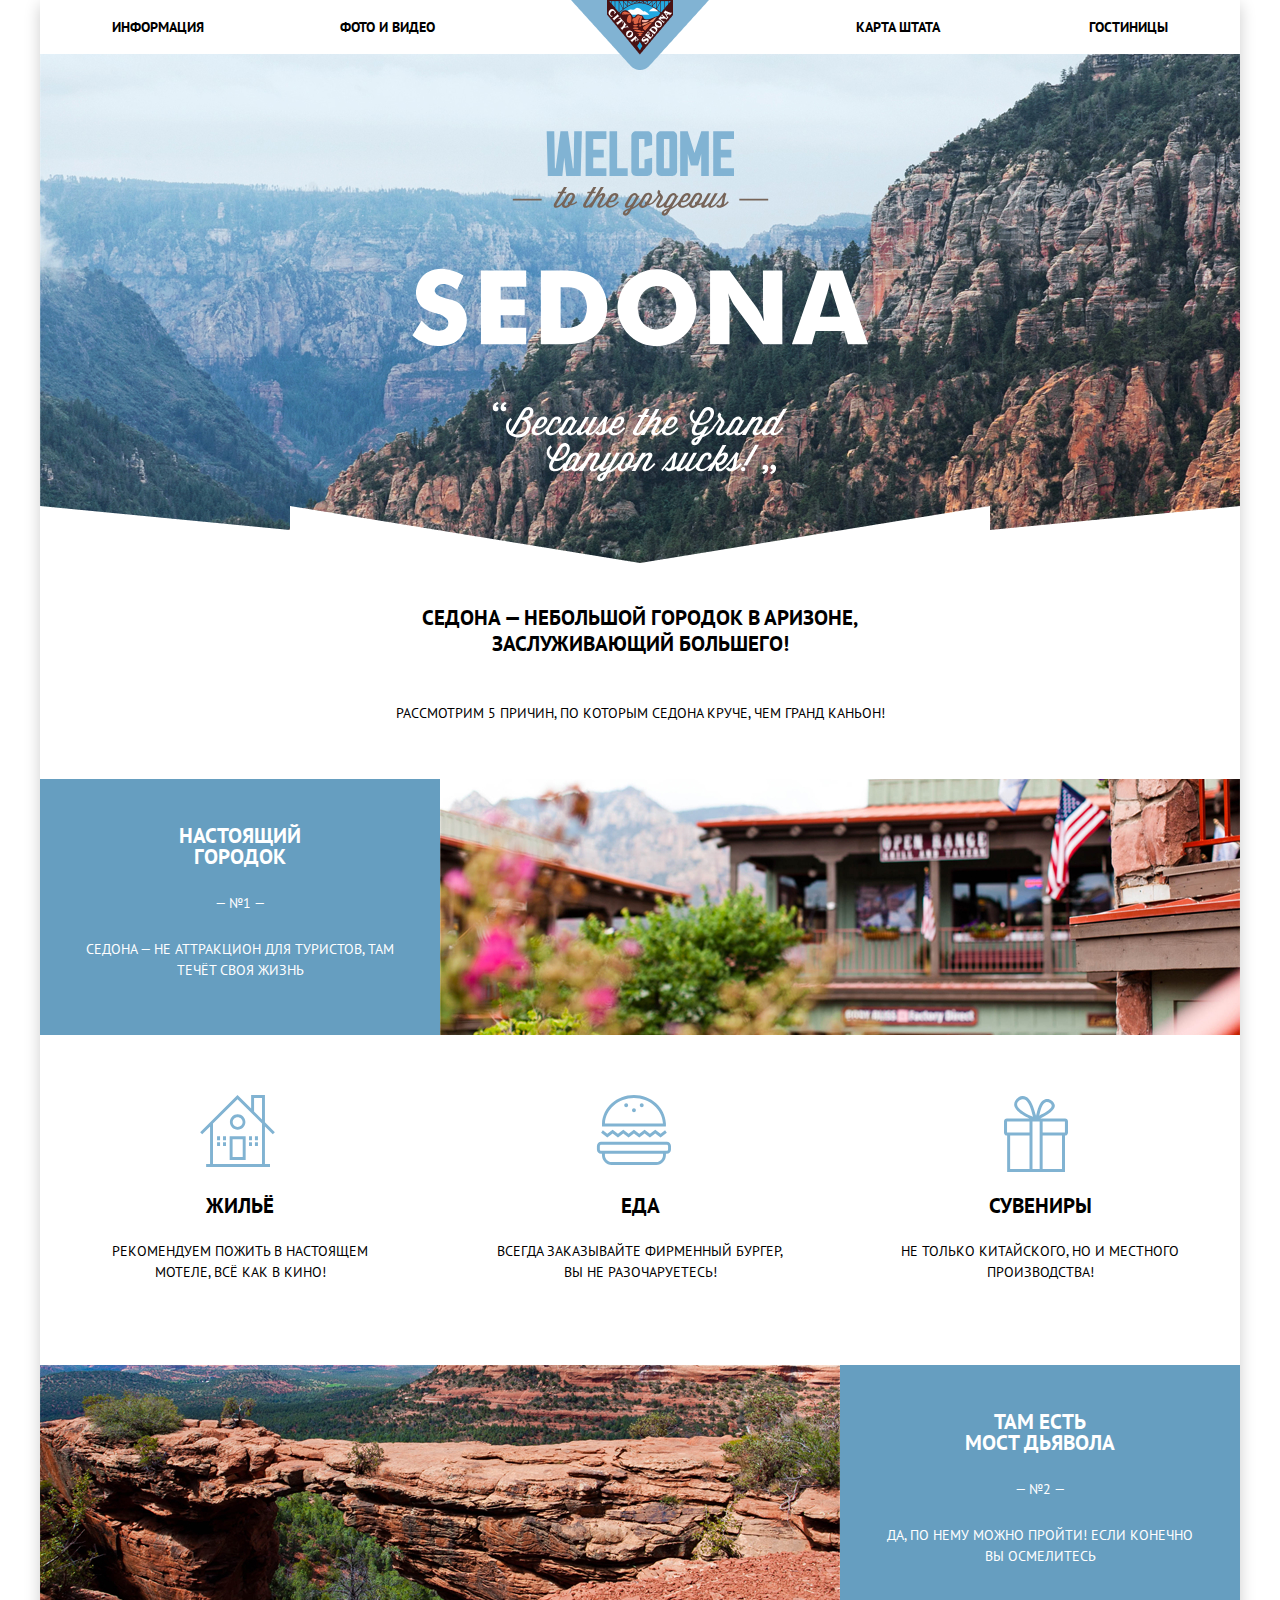
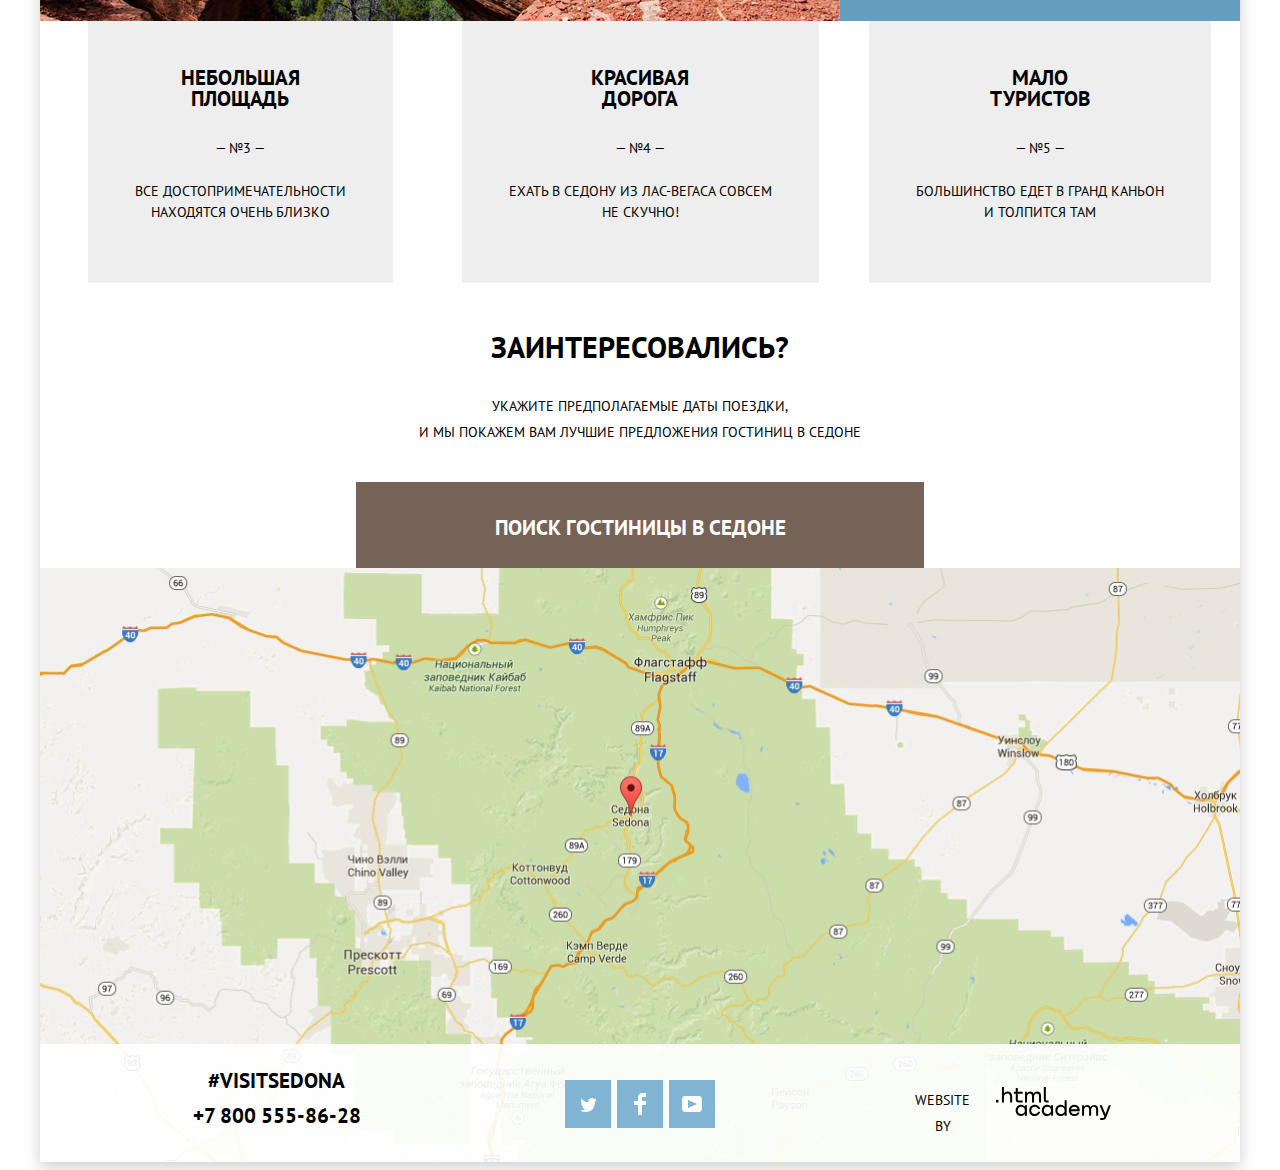
<file: index.html>
<!DOCTYPE html>
<html class="page" lang="ru">

<head>
  <meta charset="utf-8">
  <title>HTML Academy: Седона</title>
  <link rel="stylesheet" href="https://fonts.googleapis.com/css2?family=PT+Sans:wght@400;700&display=swap">
  <link href="css/normalize.css" rel="stylesheet">
  <link href="css/style.min.css" rel="stylesheet">
  <link rel="icon" href="favicon.ico">
</head>

<body class="page-body">
  <div class="wrapper">
    <header class="main-header">
      <div class="container">
        <nav class="main-navigation">
          <ul class="main-navigation-list">
            <li class="main-nav-item"><a href="#">Информация</a></li>
            <li class="main-nav-item"><a href="#">Фото и видео</a></li>
            <li class="main-nav-item"><a href="#">Карта штата</a></li>
            <li class="main-nav-item"><a href="catalog.html">Гостиницы</a></li>
          </ul>
          <a class="main-header-logo">
            <img src="img/logo.png" width="138" height="70" alt="Логотип сайта Седона">
          </a>
        </nav>
      </div>
    </header>
    <main class="container main">
      <h1 class="visually-hidden">Сайт города Седона</h1>
      <div class="bg-photo">
        <img src="img/bg-photo/welcome.svg" width="457" height="351"
          alt="Добро пожаловать в Седону, потому что Гранд Каньон - отстой!">
      </div>
      <section class="features">
        <h2 class="visually-hidden">Преимущества города Седона</h2>
        <div class="features-lead">
          <p class="features-intro">Седона — небольшой городок в Аризоне,<br>заслуживающий большего!</p>
          <p>Рассмотрим 5 причин, по которым Седона круче, чем гранд каньон!</p>
        </div>
        <ul class="features-list">
          <li class="features-item">
            <div class="features-content">
              <div class="features-description">
                <h3>Настоящий<br>городок</h3>
                <p>— №1 —</p>
                <p class="features-city">Седона — не аттракцион для туристов, там<br>
                  течёт своя жизнь</p>
              </div>
              <img src="img/hotelview.jpg" width="800" height="256" alt="Вид гостиницы в Седоне">
            </div>
            <ul class="promo-list">
              <li class="promo-item house">
                <h3 class="promo-title">Жильё</h3>
                <p>Рекомендуем пожить в настоящем<br> мотеле, всё как в кино!</p>
              </li>
              <li class="promo-item food">
                <h3 class="promo-title">Еда</h3>
                <p>Всегда заказывайте фирменный бургер,<br> вы не разочаруетесь!</p>
              </li>
              <li class="promo-item souvenirs">
                <h3 class="promo-title">Сувениры</h3>
                <p>Не только китайского, но и местного<br>производства!</p>
              </li>
            </ul>
          </li>
          <li class="features-item">
            <div class="features-content">
              <div class="features-description">
                <h3>Там есть<br>Мост дьявола</h3>
                <p>— №2 —</p>
                <p class="features-bridge">Да, по нему можно пройти! Если конечно<br>вы осмелитесь</p>
              </div>
              <img src="img/bridgeofdevil.jpg" width="800" height="256" alt="Вид на Мост дьявола">
            </div>
          </li>
          <li class="features-item">
            <div class="features-item-more">
              <h3>небольшая<br>площадь</h3>
              <p class="features-item-number">— №3 —</p>
              <p class="features-item-opinion">все достопримечательности<br>находятся очень близко</p>
            </div>
          </li>
          <li class="features-item">
            <div class="features-item-more">
              <h3>красивая<br>дорога</h3>
              <p class="features-item-number">— №4 —</p>
              <p class="features-item-opinion">ехать в седону из лас-вегаса совсем<br>не скучно!</p>
            </div>
          </li>
          <li class="features-item">
            <div class="features-item-more">
              <h3>мало<br>туристов</h3>
              <p class="features-item-number">— №5 —</p>
              <p class="features-item-opinion">большинство едет в гранд каньон<br>и толпится там</p>
            </div>
          </li>
        </ul>
      </section>
      <section class="search-of-hotel">
        <h2 class="search-title">Заинтересовались?</h2>
        <p class="search-request">Укажите предполагаемые даты поездки,<br>
          и мы покажем вам лучшие предложения гостиниц в седоне</p>
        <button class="button search-button1" type="button">ПОИСК ГОСТИНИЦЫ В седоне</button>
      </section>
      <section class="booking popup-show">
        <h2 class="visually-hidden">Форма поиска гостиницы</h2>
        <form class="booking-hotel" action="https://echo.htmlacademy.ru" method="POST">
          <div class="booking-fields-group check-in-date">
            <label class="booking-date" for="date-in">Дата заезда:</label>
            <input class="date-field check-in-date" id="date-in" type="text" name="date-in" value="24 апреля 2017">
            <button class="calendar" type="button">
              <svg width="21" height="23" fill="none" xmlns="http://www.w3.org/2000/svg">
                <path fill-rule="evenodd" clip-rule="evenodd"
                  d="M16.406 3.025h2.845c.966 0 1.749.822 1.749 1.837v16.302C21 22.179 20.217 23 19.251 23H1.75C.784 23 0 22.179 0 21.164V4.862c0-1.015.784-1.837 1.75-1.837h2.843V1.648c0-.381.294-.689.657-.689.362 0 .656.308.656.689v1.377h3.938V1.648c0-.381.294-.689.657-.689.361 0 .655.308.655.689v1.377h3.938V1.648c0-.381.293-.689.656-.689.362 0 .656.308.656.689v1.377zm3.159 18.459a.448.448 0 00.123-.32h.001V4.862a.449.449 0 00-.437-.459h-2.845v1.378c0 .381-.294.689-.656.689-.363 0-.656-.308-.656-.689V4.403h-3.938v1.378c0 .381-.294.689-.655.689-.363 0-.657-.308-.657-.689V4.403H5.907v1.378c0 .381-.294.689-.656.689-.363 0-.657-.308-.657-.689V4.403H1.75a.45.45 0 00-.438.459v16.302a.45.45 0 00.438.459h17.501a.448.448 0 00.314-.139z"
                  fill="currentColor"/>
                <path fill-rule="evenodd" clip-rule="evenodd"
                  d="M4.594 9.225h2.625v2.066H4.594V9.225zm0 3.443h2.625v2.067H4.594v-2.067zm2.625 3.444H4.594v2.066h2.625v-2.066zm1.969 0h2.625v2.066H9.188v-2.066zm2.625-3.444H9.188v2.067h2.625v-2.067zM9.188 9.225h2.625v2.066H9.188V9.225zm7.218 6.887h-2.625v2.066h2.625v-2.066zm-2.625-3.444h2.625v2.067h-2.625v-2.067zm2.625-3.443h-2.625v2.066h2.625V9.225z"
                  fill="currentColor" />
              </svg>
            </button>
          </div>
          <div class="booking-fields-group check-out-date">
            <label class="booking-date" for="date-out">Дата выезда:</label>
            <input class="date-field check-out-date" id="date-out" type="text" name="date-out" value="4 июля 2017">
            <button class="calendar" type="button">
              <svg width="21" height="23" fill="none" xmlns="http://www.w3.org/2000/svg">
                <path fill-rule="evenodd" clip-rule="evenodd"
                  d="M16.406 3.025h2.845c.966 0 1.749.822 1.749 1.837v16.302C21 22.179 20.217 23 19.251 23H1.75C.784 23 0 22.179 0 21.164V4.862c0-1.015.784-1.837 1.75-1.837h2.843V1.648c0-.381.294-.689.657-.689.362 0 .656.308.656.689v1.377h3.938V1.648c0-.381.294-.689.657-.689.361 0 .655.308.655.689v1.377h3.938V1.648c0-.381.293-.689.656-.689.362 0 .656.308.656.689v1.377zm3.159 18.459a.448.448 0 00.123-.32h.001V4.862a.449.449 0 00-.437-.459h-2.845v1.378c0 .381-.294.689-.656.689-.363 0-.656-.308-.656-.689V4.403h-3.938v1.378c0 .381-.294.689-.655.689-.363 0-.657-.308-.657-.689V4.403H5.907v1.378c0 .381-.294.689-.656.689-.363 0-.657-.308-.657-.689V4.403H1.75a.45.45 0 00-.438.459v16.302a.45.45 0 00.438.459h17.501a.448.448 0 00.314-.139z"
                  fill="currentColor" />
                <path fill-rule="evenodd" clip-rule="evenodd"
                  d="M4.594 9.225h2.625v2.066H4.594V9.225zm0 3.443h2.625v2.067H4.594v-2.067zm2.625 3.444H4.594v2.066h2.625v-2.066zm1.969 0h2.625v2.066H9.188v-2.066zm2.625-3.444H9.188v2.067h2.625v-2.067zM9.188 9.225h2.625v2.066H9.188V9.225zm7.218 6.887h-2.625v2.066h2.625v-2.066zm-2.625-3.444h2.625v2.067h-2.625v-2.067zm2.625-3.443h-2.625v2.066h2.625V9.225z"
                  fill="currentColor" />
              </svg>
            </button>
          </div>
          <div class="booking-fields-group">
            <label class="booking-date" for="adults">Взрослые:</label>
            <div class="booking-quantity">
              <button class="button-min minus-adults" type="button">
                <svg width="12" height="3" fill="none" xmlns="http://www.w3.org/2000/svg">
                  <path fill="currentColor" d="M0 0h12v3H0z" />
                </svg>
                <span class="visually-hidden">Уменьшить количество персон</span>
              </button>
              <input class="quantity-of-persons" id="adults" type="text" name="adults" value="2">
              <button class="button-plus plus-adults" type="button">
                <svg width="11" height="11" fill="none" xmlns="http://www.w3.org/2000/svg">
                  <path fill-rule="evenodd" clip-rule="evenodd"
                    d="M4.23 6.77V11h2.54V6.77H11V4.23H6.77V0H4.23v4.23H0v2.54h4.23z" fill="currentColor" />
                </svg>
                <span class="visually-hidden">Увеличить количество персон</span>
              </button>
            </div>
          </div>
          <div class="booking-fields-group">
            <label class="booking-date kids" for="kids">Дети:</label>
            <div class="booking-quantity">
              <button class="button-min minus-kids" type="button">
                <svg width="12" height="3" fill="none" xmlns="http://www.w3.org/2000/svg">
                  <path fill="currentColor" d="M0 0h12v3H0z" />
                </svg>
                <span class="visually-hidden">Уменьшить количество персон</span>
              </button>
              <input class="quantity-of-persons" id="kids" type="text" name="kids" value="0">
              <button class="button-plus plus-kids" type="button">
                <svg width="11" height="11" fill="none" xmlns="http://www.w3.org/2000/svg">
                  <path fill-rule="evenodd" clip-rule="evenodd"
                    d="M4.23 6.77V11h2.54V6.77H11V4.23H6.77V0H4.23v4.23H0v2.54h4.23z" fill="currentColor" />
                </svg>
                <span class="visually-hidden">Увеличить количество персон</span>
              </button>
            </div>
          </div>
          <button class="button search-button2" type="submit">Найти</button>
        </form>
      </section>
      <section class="map">
        <h2 class="visually-hidden">Как нас найти</h2>
        <iframe class="map-img"
          src="https://www.google.com/maps/embed?pb=!1m18!1m12!1m3!1d249200.86904324414!2d-111.92564442313366!3d34.849898988157626!2m3!1f0!2f0!3f0!3m2!1i1024!2i768!4f13.1!3m3!1m2!1s0x872da6cb622ec7bf%3A0x54a7abe72faf1c03!2z0KHQtdC00L7QvdCwLCDQkNGA0LjQt9C-0L3QsCA4NjMzNiwg0KHQqNCQ!5e0!3m2!1sru!2sru!4v1625855793076!5m2!1sru!2sru"
          width="1199" height="594" style="border:0;" allowfullscreen="" loading="lazy" tabindex="-1"
          title="Карта штата"></iframe>
      </section>
    </main>
    <footer class="main-footer">
      <div class="container">
        <h2 class="visually-hidden">Контакты и социальные сети</h2>
        <div class="footer-links">
          <a href="#">#visitSEDONA</a>
          <a class="footer-phone" href="tel:+78005558628">+7 800 555-86-28</a>
        </div>
        <div class="footer-socials">
          <ul class="social-button-list">
            <li>
              <a class="social-button" href="#"><span class="visually-hidden">Twitter</span>
                <img src="img/socials/twitter.svg" width="17" height="15" alt="Иконка Twitter">
              </a>
            </li>
            <li>
              <a class="social-button" href="#"><span class="visually-hidden">Facebook</span>
                <img src="img/socials/fb.svg" width="12" height="22" alt="Иконка Facebook">
              </a>
            </li>
            <li>
              <a class="social-button" href="#"><span class="visually-hidden">Youtube</span>
                <img src="img/socials/youtube.svg" width="20" height="16" alt="Иконка Youtube">
              </a>
            </li>
          </ul>
        </div>
        <p class="footer-copyright">
          <span>Website by</span>
          <a class="logo-htmlacademy" href="https://htmlacademy.ru">
            <svg width="115" height="33" viewBox="0 0 115 33" fill="none" xmlns="http://www.w3.org/2000/svg">
              <path d="M0 12.8691V15.4429H2.45789V12.8691H0Z" fill="currentColor"/>
              <path d="M11.6466 4.52562C10.0864 4.52562 8.8254 5.23341 8.03461 6.26294H7.94911V0H5.9187V15.4429H7.94911V10.1451C7.94911 8.02172 9.27424 6.49888 11.2192 6.49888C13.0573 6.49888 14.1259 7.87158 14.1259 9.71614V15.4429H16.1563V9.35153C16.1563 6.41308 14.3396 4.52562 11.6466 4.52562Z" fill="currentColor"/>
              <path d="M26.6171 4.82696H21.8082V1.07349H19.7778V4.82696H17.8542V6.80022H19.7778V12.7843C19.7778 14.5002 20.7396 15.4439 22.4708 15.4439H26.6171V13.4492H22.8769C22.193 13.4492 21.8082 13.0632 21.8082 12.3983V6.80022H26.6171V4.82696Z" fill="currentColor"/>
              <path d="M41.1216 4.54712C39.4971 4.54712 38.2577 5.34071 37.5737 6.60618H37.5096C36.8897 5.36217 35.7356 4.54712 34.1541 4.54712C32.7434 4.54712 31.6747 5.29781 31.0336 6.3488H30.948V4.82596H29.0032V15.4429H31.0336V9.99504C31.0336 8.00032 32.0807 6.54184 33.6625 6.49894C35.1584 6.45604 36.0348 7.52847 36.0348 9.13708V15.4429H38.0653V9.82343C38.0653 7.44266 39.4759 6.49894 40.6941 6.49894C42.1689 6.49894 43.0452 7.52847 43.0452 9.13708V15.4429H45.0754V8.92261C45.0754 6.3488 43.6222 4.54712 41.1216 4.54712Z" fill="currentColor"/>
              <path d="M47.8271 12.6975C47.8271 14.4348 48.8103 15.4429 50.6269 15.4429H52.6359V13.4696H50.9261C50.2422 13.4696 49.8574 13.0835 49.8574 12.4186V0H47.8271V12.6975Z" fill="currentColor"/>
              <path d="M28.9048 19.6888H28.8192C28.027 18.6227 26.7425 17.8764 25.0295 17.8551C21.882 17.8124 19.6338 20.1365 19.6338 23.4202C19.6338 26.7252 21.9248 29.0494 25.008 29.0068C26.7637 28.9853 28.027 28.1965 28.8192 27.0663H28.9048V28.7081H30.9177V18.1536H28.9048V19.6888ZM25.3077 27.0451C23.081 27.0451 21.6679 25.4245 21.6679 23.4202C21.6679 21.4159 23.081 19.7954 25.3077 19.7954C27.4703 19.7954 28.8836 21.4159 28.8836 23.4202C28.8836 25.4033 27.4703 27.0451 25.3077 27.0451Z" fill="currentColor"/>
              <path d="M44.2094 21.9915C43.7168 19.6034 41.5972 17.855 38.8138 17.855C35.4523 17.855 33.2041 20.307 33.2041 23.4201C33.2041 26.5331 35.4523 29.0067 38.8138 29.0067C41.5972 29.0067 43.7168 27.2155 44.2094 24.8061H42.0897C41.6615 26.1494 40.3982 27.0662 38.8352 27.0662C36.6512 27.0662 35.2379 25.4244 35.2379 23.4201C35.2379 21.4158 36.6512 19.7953 38.8352 19.7953C40.4624 19.7953 41.6615 20.7548 42.0897 21.9915H44.2094Z" fill="currentColor"/>
              <path d="M55.0836 19.6888H54.998C54.2058 18.6227 52.921 17.8764 51.2081 17.8551C48.0607 17.8124 45.8125 20.1365 45.8125 23.4202C45.8125 26.7252 48.1036 29.0494 51.1866 29.0068C52.9425 28.9853 54.2058 28.1965 54.998 27.0663H55.0836V28.7081H57.0962V18.1536H55.0836V19.6888ZM51.4866 27.0451C49.2596 27.0451 47.8466 25.4245 47.8466 23.4202C47.8466 21.4159 49.2596 19.7954 51.4866 19.7954C53.6491 19.7954 55.0622 21.4159 55.0622 23.4202C55.0622 25.4033 53.6491 27.0451 51.4866 27.0451Z" fill="currentColor"/>
              <path d="M68.654 19.7953H68.5684C67.7761 18.6652 66.4485 17.8763 64.757 17.855C61.6739 17.8123 59.3828 20.1365 59.3828 23.4415C59.3828 26.7251 61.631 29.0493 64.7784 29.0067C66.4485 28.9853 67.7761 28.239 68.5469 27.1729H68.654V28.708H70.6666V13.356H68.654V19.7953ZM65.0569 27.0662C62.8299 27.0662 61.4169 25.4458 61.4169 23.4415C61.4169 21.4372 62.8299 19.8166 65.0569 19.8166C67.2195 19.8166 68.6325 21.4585 68.6325 23.4415C68.6325 25.4458 67.2195 27.0662 65.0569 27.0662Z" fill="currentColor"/>
              <path d="M78.3298 17.855C75.0753 17.855 72.8484 20.3497 72.8484 23.4414C72.8484 26.4479 74.9468 29.0067 78.3725 29.0067C80.8562 29.0067 82.8476 27.6633 83.5542 25.4244H81.4343C80.9635 26.4267 79.8287 27.0662 78.4583 27.0662C76.5313 27.0662 75.1609 25.7869 75.011 24.1451H83.7683C84.0465 20.6269 81.8413 17.855 78.3298 17.855ZM78.2869 19.7953C79.9784 19.7953 81.2417 20.8401 81.5628 22.354H75.0539C75.3536 20.8614 76.6169 19.7953 78.2869 19.7953Z" fill="currentColor"/>
              <path d="M98.1985 17.8762C96.5713 17.8762 95.3295 18.6651 94.6443 19.9232H94.5799C93.9591 18.6865 92.8029 17.8762 91.2184 17.8762C89.8054 17.8762 88.7347 18.6225 88.0924 19.6673H88.0068V18.1534H86.0583V28.7079H88.0924V23.2921C88.0924 21.3091 89.1417 19.8592 90.7261 19.8165C92.2247 19.7739 93.1028 20.84 93.1028 22.4392V28.7079H95.1368V23.1215C95.1368 20.7547 96.5499 19.8165 97.7703 19.8165C99.2477 19.8165 100.125 20.84 100.125 22.4392V28.7079H102.16V22.226C102.16 19.6673 100.704 17.8762 98.1985 17.8762Z" fill="currentColor"/>
              <path d="M109.441 27.0237L105.801 18.1536H103.553L108.392 29.7104L108.371 29.753C108.028 30.6272 107.643 30.947 106.701 30.947H104.196V32.9726H106.701C108.542 32.9726 109.527 32.1411 110.212 30.3499L114.88 18.1536H112.803L109.441 27.0237Z" fill="currentColor"/>
              </svg>
            <span class="visually-hidden">Ссылка на сайт HTML Academy</span>
          </a>
        </p>
      </div>
  </footer>
  </div>
  <script src="js/script.min.js"></script>

</body>

</html>
</file>
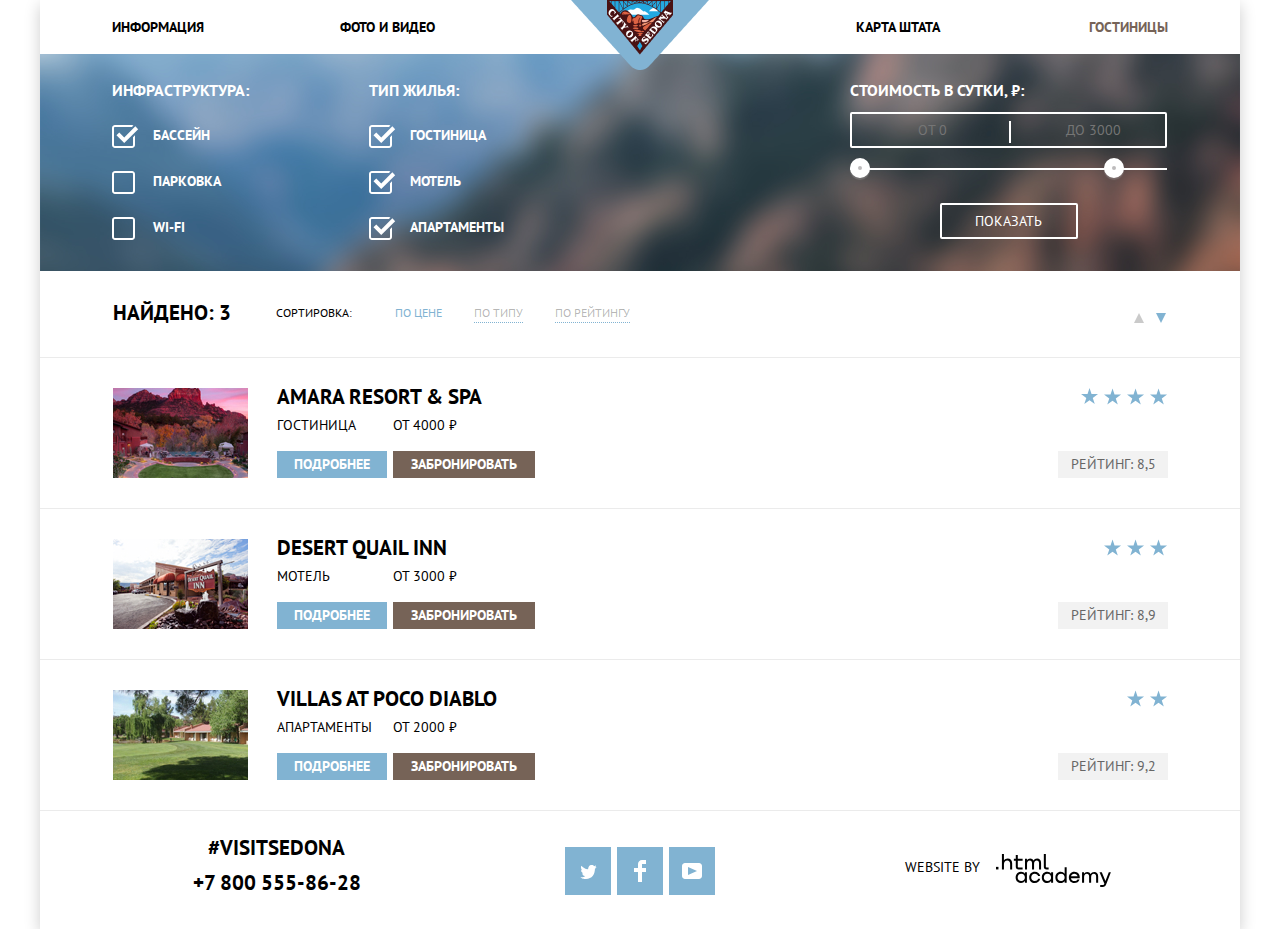
<file: catalog.html>
<!DOCTYPE html>
<html class="page" lang="ru">

<head>
  <meta charset="utf-8">
  <title>HTML Academy: Седона</title>
  <link rel="stylesheet" href="https://fonts.googleapis.com/css2?family=PT+Sans:wght@400;700&display=swap">
  <link href="css/normalize.css" rel="stylesheet">
  <link href="css/style.min.css" rel="stylesheet">
  <link rel="icon" href="favicon.ico">
</head>

<body class="page-body">
  <div class="wrapper">
    <header class="main-header">
      <div class="container">
        <nav class="main-navigation">
          <ul class="main-navigation-list">
            <li class="main-nav-item"><a href="#">Информация</a></li>
            <li class="main-nav-item"><a href="#">Фото и видео</a></li>
            <li class="main-nav-item"><a href="#">Карта штата</a></li>
            <li class="main-nav-item"><a class="active-link" href="catalog.html">Гостиницы</a></li>
          </ul>
          <a class="main-header-logo" href="index.html">
            <img src="img/logo.png" width="138" height="70" alt="Логотип сайта Седона">
            <span class="visually-hidden">Перейти на главную страницу</span>
          </a>
        </nav>
      </div>
    </header>
    <main class="container">
      <h1 class="visually-hidden">Каталог гостиниц</h1>
      <section class="filter-hotel">
        <h2 class="visually-hidden">Критерии поиска</h2>
        <form class="form-filter-hotel" method="get" action="https://echo.htmlacademy.ru">
          <fieldset class="form-filter-group1">
            <legend class="form-title">Инфраструктура:</legend>
            <ul class="form-filter-list">
              <li class="form-filter-item">
                <input class="filter-input-checkbox visually-hidden" type="checkbox" name="swimming-pool"
                  id="filter-swimming-pool" checked>
                <label for="filter-swimming-pool">Бассейн</label>
              </li>
              <li class="form-filter-item">
                <input class="filter-input-checkbox visually-hidden" type="checkbox" name="parking" id="filter-parking">
                <label for="filter-parking">Парковка</label>
              </li>
              <li class="form-filter-item">
                <input class="filter-input-checkbox visually-hidden" type="checkbox" name="wi-fi" id="filter-wi-fi">
                <label for="filter-wi-fi">Wi-Fi</label>
              </li>
            </ul>
          </fieldset>
          <fieldset class="form-filter-group2">
            <legend class="form-title">Тип жилья:</legend>
            <ul class="form-filter-list">
              <li class="form-filter-item">
                <input class="filter-input-checkbox visually-hidden" type="checkbox" name="hotel" id="filter-hotel"
                  checked>
                <label for="filter-hotel">Гостиница</label>
              </li>
              <li class="form-filter-item">
                <input class="filter-input-checkbox visually-hidden" type="checkbox" name="motel" id="filter-motel"
                  checked>
                <label for="filter-motel">Мотель</label>
              </li>
              <li class="form-filter-item">
                <input class="filter-input-checkbox visually-hidden" type="checkbox" name="apartments"
                  id="filter-apartments" checked>
                <label for="filter-apartments">Апартаменты</label>
              </li>
            </ul>
          </fieldset>
          <fieldset class="form-filter-group3">
            <legend class="form-title-price">Стоимость в сутки, ₽:</legend>
            <div class="filter-price-container">
              <label class="filter-min-price" for="min-price"></label>
              <input id="min-price" type="text" name="min-price" placeholder="Oт 0">
              <label class="filter-max-price" for="max-price"></label>
              <input id="max-price" type="text" name="max-price" placeholder="До 3000">
            </div>
            <div class="filter-range">
              <div class="range-controls">
                <div class="scale">
                  <div class="bar"></div>
                </div>
                <div class="toggle toggle-min" aria-label="Минимальная стоимость"><span
                    class="visually-hidden">Уменьшить цену</span></div>
                <div class="toggle toggle-max" aria-label="Максимальная стоимость"><span
                    class="visually-hidden">Увеличить цену</span></div>
              </div>
            </div>
            <button class="button show-button" type="submit" name="show-results">Показать</button>
          </fieldset>
        </form>
      </section>
      <section class="results-of-search">
        <h2 class="visually-hidden">Результаты поиска</h2>
        <div class="sorting">
          <p class="found-hotels">Найдено: 3</p>
          <p class="sorted-hotels">Сортировка:</p>
          <ul class="sorted-hotels-list">
            <li>
              <button class="button sort-button sort-button-active" type="button">По цене</button>
            </li>
            <li>
              <button class="button sort-button" type="button">По типу</button>
            </li>
            <li>
              <button class="button sort-button" type="button">По рейтингу</button>
            </li>
          </ul>
          <div class="sorting-arrows">
            <button class="button sort-button-arrow1" type="button">
              <span class="visually-hidden">Сортировка от меньшего к большему</span>
            </button>
            <button class="button sort-button-arrow2 active" type="button">
              <span class="visually-hidden">Сортировка от большего к меньшему</span>
            </button>
          </div>
        </div>
        <ul class="results-hotels-list">
          <li class="hotel">
            <h3 class="hotel-title"><a class="hotel-title-link" href="#">Amara Resort & Spa</a></h3>
            <img src="img/catalog/hotel1.jpg" width="135" height="90"
              alt="Гостиница на фоне красных скал с бассейном на переднем плане">
            <p class="hotel-type">Гостиница</p>
            <p class="hotel-price">От 4000 ₽</p>
            <a class="hotel-details" href="#">Подробнее</a>
            <a class="hotel-booking" href="#">Забронировать</a>
            <div class="icon-stars">
              <img src="img/icons/star.svg" width="17" height="16" alt="первая звезда">
              <img src="img/icons/star.svg" width="18" height="17" alt="вторая звезда">
              <img src="img/icons/star.svg" width="18" height="17" alt="третья звезда">
              <img src="img/icons/star.svg" width="18" height="17" alt="четвертая звезда">
              <span class="visually-hidden">4 звёзды</span>
            </div>
            <p class="hotels-rate">Рейтинг: 8,5</p>
          </li>
          <li class="hotel">
            <h3 class="hotel-title"><a class="hotel-title-link" href="#">Desert Quail Inn</a></h3>
            <img src="img/catalog/hotel2.jpg" width="135" height="90" alt="Придорожный мотель в стиле вестерн">
            <p class="hotel-type">Мотель</p>
            <p class="hotel-price">От 3000 ₽</p>
            <a class="hotel-details" href="#">Подробнее</a>
            <a class="hotel-booking" href="#">Забронировать</a>
            <div class="icon-stars">
              <img src="img/icons/star.svg" width="18" height="17" alt="первая звезда">
              <img src="img/icons/star.svg" width="18" height="17" alt="вторая звезда">
              <img src="img/icons/star.svg" width="18" height="17" alt="третья звезда">
              <span class="visually-hidden">3 звезды</span>
            </div>
            <p class="hotels-rate">Рейтинг: 8,9</p>
          </li>
          <li class="hotel">
            <h3 class="hotel-title"><a class="hotel-title-link" href="#">Villas at Poco Diablo</a></h3>
            <img src="img/catalog/hotel3.jpg" width="135" height="90" alt="Одноэтажная вилла в окружении деревьев">
            <p class="hotel-type">Апартаменты</p>
            <p class="hotel-price">От 2000 ₽</p>
            <a class="hotel-details" href="#">Подробнее</a>
            <a class="hotel-booking" href="#">Забронировать</a>
            <div class="icon-stars">
              <img src="img/icons/star.svg" width="18" height="17" alt="первая звезда">
              <img src="img/icons/star.svg" width="18" height="17" alt="вторая звезда">
              <span class="visually-hidden">2 звезды</span>
            </div>
            <p class="hotels-rate">Рейтинг: 9,2</p>
          </li>
        </ul>
      </section>
    </main>

    <footer class="main-footer">
      <div class="container">
        <h2 class="visually-hidden">Контакты и социальные сети</h2>
        <div class="footer-links">
          <a href="#">#visitSEDONA</a>
          <a class="footer-phone" href="tel:+78005558628">+7 800 555-86-28</a>
        </div>
        <div class="footer-socials">
          <ul class="social-button-list">
            <li>
              <a class="social-button" href="#"><span class="visually-hidden">Twitter</span>
                <img src="img/socials/twitter.svg" width="17" height="15" alt="Иконка Twitter">
              </a>
            </li>
            <li>
              <a class="social-button" href="#"><span class="visually-hidden">Facebook</span>
                <img src="img/socials/fb.svg" width="12" height="22" alt="Иконка Facebook">
              </a>
            </li>
            <li>
              <a class="social-button" href="#"><span class="visually-hidden">Youtube</span>
                <img src="img/socials/youtube.svg" width="20" height="16" alt="Иконка Youtube">
              </a>
            </li>
          </ul>
        </div>
        <p class="footer-copyright">
          Website by
          <a class="logo-htmlacademy" href="https://htmlacademy.ru">
            <svg width="115" height="33" viewBox="0 0 115 33" fill="none" xmlns="http://www.w3.org/2000/svg">
              <path d="M0 12.8691V15.4429H2.45789V12.8691H0Z" fill="currentColor"/>
              <path d="M11.6466 4.52562C10.0864 4.52562 8.8254 5.23341 8.03461 6.26294H7.94911V0H5.9187V15.4429H7.94911V10.1451C7.94911 8.02172 9.27424 6.49888 11.2192 6.49888C13.0573 6.49888 14.1259 7.87158 14.1259 9.71614V15.4429H16.1563V9.35153C16.1563 6.41308 14.3396 4.52562 11.6466 4.52562Z" fill="currentColor"/>
              <path d="M26.6171 4.82696H21.8082V1.07349H19.7778V4.82696H17.8542V6.80022H19.7778V12.7843C19.7778 14.5002 20.7396 15.4439 22.4708 15.4439H26.6171V13.4492H22.8769C22.193 13.4492 21.8082 13.0632 21.8082 12.3983V6.80022H26.6171V4.82696Z" fill="currentColor"/>
              <path d="M41.1216 4.54712C39.4971 4.54712 38.2577 5.34071 37.5737 6.60618H37.5096C36.8897 5.36217 35.7356 4.54712 34.1541 4.54712C32.7434 4.54712 31.6747 5.29781 31.0336 6.3488H30.948V4.82596H29.0032V15.4429H31.0336V9.99504C31.0336 8.00032 32.0807 6.54184 33.6625 6.49894C35.1584 6.45604 36.0348 7.52847 36.0348 9.13708V15.4429H38.0653V9.82343C38.0653 7.44266 39.4759 6.49894 40.6941 6.49894C42.1689 6.49894 43.0452 7.52847 43.0452 9.13708V15.4429H45.0754V8.92261C45.0754 6.3488 43.6222 4.54712 41.1216 4.54712Z" fill="currentColor"/>
              <path d="M47.8271 12.6975C47.8271 14.4348 48.8103 15.4429 50.6269 15.4429H52.6359V13.4696H50.9261C50.2422 13.4696 49.8574 13.0835 49.8574 12.4186V0H47.8271V12.6975Z" fill="currentColor"/>
              <path d="M28.9048 19.6888H28.8192C28.027 18.6227 26.7425 17.8764 25.0295 17.8551C21.882 17.8124 19.6338 20.1365 19.6338 23.4202C19.6338 26.7252 21.9248 29.0494 25.008 29.0068C26.7637 28.9853 28.027 28.1965 28.8192 27.0663H28.9048V28.7081H30.9177V18.1536H28.9048V19.6888ZM25.3077 27.0451C23.081 27.0451 21.6679 25.4245 21.6679 23.4202C21.6679 21.4159 23.081 19.7954 25.3077 19.7954C27.4703 19.7954 28.8836 21.4159 28.8836 23.4202C28.8836 25.4033 27.4703 27.0451 25.3077 27.0451Z" fill="currentColor"/>
              <path d="M44.2094 21.9915C43.7168 19.6034 41.5972 17.855 38.8138 17.855C35.4523 17.855 33.2041 20.307 33.2041 23.4201C33.2041 26.5331 35.4523 29.0067 38.8138 29.0067C41.5972 29.0067 43.7168 27.2155 44.2094 24.8061H42.0897C41.6615 26.1494 40.3982 27.0662 38.8352 27.0662C36.6512 27.0662 35.2379 25.4244 35.2379 23.4201C35.2379 21.4158 36.6512 19.7953 38.8352 19.7953C40.4624 19.7953 41.6615 20.7548 42.0897 21.9915H44.2094Z" fill="currentColor"/>
              <path d="M55.0836 19.6888H54.998C54.2058 18.6227 52.921 17.8764 51.2081 17.8551C48.0607 17.8124 45.8125 20.1365 45.8125 23.4202C45.8125 26.7252 48.1036 29.0494 51.1866 29.0068C52.9425 28.9853 54.2058 28.1965 54.998 27.0663H55.0836V28.7081H57.0962V18.1536H55.0836V19.6888ZM51.4866 27.0451C49.2596 27.0451 47.8466 25.4245 47.8466 23.4202C47.8466 21.4159 49.2596 19.7954 51.4866 19.7954C53.6491 19.7954 55.0622 21.4159 55.0622 23.4202C55.0622 25.4033 53.6491 27.0451 51.4866 27.0451Z" fill="currentColor"/>
              <path d="M68.654 19.7953H68.5684C67.7761 18.6652 66.4485 17.8763 64.757 17.855C61.6739 17.8123 59.3828 20.1365 59.3828 23.4415C59.3828 26.7251 61.631 29.0493 64.7784 29.0067C66.4485 28.9853 67.7761 28.239 68.5469 27.1729H68.654V28.708H70.6666V13.356H68.654V19.7953ZM65.0569 27.0662C62.8299 27.0662 61.4169 25.4458 61.4169 23.4415C61.4169 21.4372 62.8299 19.8166 65.0569 19.8166C67.2195 19.8166 68.6325 21.4585 68.6325 23.4415C68.6325 25.4458 67.2195 27.0662 65.0569 27.0662Z" fill="currentColor"/>
              <path d="M78.3298 17.855C75.0753 17.855 72.8484 20.3497 72.8484 23.4414C72.8484 26.4479 74.9468 29.0067 78.3725 29.0067C80.8562 29.0067 82.8476 27.6633 83.5542 25.4244H81.4343C80.9635 26.4267 79.8287 27.0662 78.4583 27.0662C76.5313 27.0662 75.1609 25.7869 75.011 24.1451H83.7683C84.0465 20.6269 81.8413 17.855 78.3298 17.855ZM78.2869 19.7953C79.9784 19.7953 81.2417 20.8401 81.5628 22.354H75.0539C75.3536 20.8614 76.6169 19.7953 78.2869 19.7953Z" fill="currentColor"/>
              <path d="M98.1985 17.8762C96.5713 17.8762 95.3295 18.6651 94.6443 19.9232H94.5799C93.9591 18.6865 92.8029 17.8762 91.2184 17.8762C89.8054 17.8762 88.7347 18.6225 88.0924 19.6673H88.0068V18.1534H86.0583V28.7079H88.0924V23.2921C88.0924 21.3091 89.1417 19.8592 90.7261 19.8165C92.2247 19.7739 93.1028 20.84 93.1028 22.4392V28.7079H95.1368V23.1215C95.1368 20.7547 96.5499 19.8165 97.7703 19.8165C99.2477 19.8165 100.125 20.84 100.125 22.4392V28.7079H102.16V22.226C102.16 19.6673 100.704 17.8762 98.1985 17.8762Z" fill="currentColor"/>
              <path d="M109.441 27.0237L105.801 18.1536H103.553L108.392 29.7104L108.371 29.753C108.028 30.6272 107.643 30.947 106.701 30.947H104.196V32.9726H106.701C108.542 32.9726 109.527 32.1411 110.212 30.3499L114.88 18.1536H112.803L109.441 27.0237Z" fill="currentColor"/>
              </svg>
            <span class="visually-hidden">Ссылка на сайт HTML Academy</span>
          </a>
        </p>
      </div>
  </footer>
  </div>

</body>

</html>
</file>
<file: css/style.min.css>
:root{--basic-grey:#EBEBEB;--basic-white:#ffffff;--basic-dark:#000000;--basic-brown:#604E43;--basic-light-brown:#766357;--basic-dark-brown:#503E33;--basic-light-blue:#81B3D2;--basic-blue:#669EC0;--basic-dark-blue:#5496BD;--basic-very-light-grey:#EEEEEE;--basic-light-grey:#F2F2F2;--basic-dark-grey:#BDBBBC;--basic-very-dark-grey:#A9A9A9;--arrow-grey:#cacaca;--rate-grey:#666666;--special:rgba(0, 0, 0, 0.3);--basic-white-30:rgba(255, 255, 255, 0.3);--basic-white-90:rgba(255, 255, 255, 0.9);--shadow-color:rgba(0,1,1,0.2);--shadow-color-dark:rgba(0, 1, 1, 0.15);--toggle-shadow-color:rgba(171, 171, 171, 0.3)}.page,.page-body{height:100%}.page-body{min-width:1200px;margin:0;padding:0;font-family:"PT Sans",Arial,sans-serif;font-size:14px;line-height:26px;font-weight:400;color:var(--basic-dark);text-transform:uppercase;background-color:var(--basic-white)}.wrapper{max-width:1200px;min-height:100%;margin:0 auto;display:grid;grid-template-rows:min-content 1fr min-content;align-content:flex-start;box-shadow:0 5px 15px var(--shadow-color)}.main{width:100%;grid-row:2/-1;grid-column:1/-1;position:relative}.visually-hidden{position:absolute;width:1px;height:1px;margin:-1px;border:0;padding:0;white-space:nowrap;clip-path:inset(100%);clip:rect(0 0 0 0);overflow:hidden}.main-header{position:relative}.main-navigation{padding:0 72px;display:grid;grid-template-columns:repeat(5,1fr)}.main-header-logo{z-index:1;justify-self:center;position:absolute;top:0;left:50%;margin-left:-69px}.main-navigation-list{display:grid;grid-template-columns:repeat(5,1fr);grid-column:1/-1;width:100%;margin:0 auto;padding:0;list-style:none;text-align:left}.main-nav-item{padding-top:14px;padding-bottom:14px}.main-nav-item:nth-of-type(4n+1){grid-column:1/2}.main-nav-item:nth-of-type(4n+2){grid-column:2/3;padding-left:17px}.main-nav-item:nth-of-type(4n+3){grid-column:4/5;text-align:right;padding-right:17px}.main-nav-item:nth-of-type(4n+4){grid-column:5/6;text-align:right}.main-navigation-list a{font-size:14px;font-weight:700;line-height:26px;color:var(--basic-dark);background-color:transparent;text-decoration:none}.main-navigation-list a:not(.active-link):hover{color:var(--basic-blue)}.main-navigation-list a:focus{color:var(--special)}.main-navigation-list a:not(.active-link):active{color:var(--special)}.main-navigation-list .active-link{color:var(--basic-light-brown)}.bg-photo,.bg-photo::after{width:1200px;background-repeat:no-repeat}.bg-photo{position:relative;background-image:url(../img/bg-photo/background.jpg);background-color:var(--basic-blue);min-height:509px;text-align:center;display:flex;justify-content:center}.bg-photo img{display:block;margin:0 auto;padding:77px 0 0}.bg-photo::after{content:"";position:absolute;height:57px;bottom:0;background-image:url(../img/whiteshape.png);background-position:0 0}.container{width:1200px;margin:0 auto}.features{text-align:center}.features-lead{padding:42px 21px 53px;font-size:14px}.features-lead p{margin:0}.features-lead p.features-intro{font-size:21px;font-weight:700;margin:0 0 43px}.features-list{display:grid;grid-template-columns:repeat(3,1fr);margin:0;padding:0;list-style:none}.features-item:first-of-type,.features-item:nth-of-type(2){grid-column:1/-1}.features-item:nth-of-type(2) img{order:-1}.features-item h3{font-size:21px;line-height:21px;font-weight:700;margin:0;padding:0}.features-content{display:grid;grid-template-columns:1fr 2fr;min-height:256px;background-color:var(--basic-blue);color:var(--basic-white)}.features-description{margin:0 auto;padding-top:46px;justify-self:center}.features-description p{padding-top:9px}.features-bridge,.features-city{line-height:21px;padding-top:5px}.features-item-more{padding:46px 47px;margin:0;justify-self:center;background-color:var(--basic-very-light-grey)}.features-item-number{padding-top:12px}.features-item-opinion{line-height:21px;padding-top:6px}.promo-list{margin:0 auto;padding:110px 0 68px;display:grid;grid-template-columns:1fr 1fr 1fr;list-style:none}.promo-item{text-align:center;margin:0 auto;padding:0 40px;line-height:21px}.promo-list .promo-title{font-size:21px;font-weight:700;margin:0 auto 25px;padding-top:50px}.food,.house,.souvenirs{position:relative}.food::before,.house::before,.souvenirs::before{content:"";position:absolute;top:-50px;left:38%;width:75px;height:72px;background-image:url(../img/icons/icon-1.svg);background-repeat:no-repeat;background-position:0 0}.food::before,.souvenirs::before{height:70px;background-image:url(../img/icons/icon-3.svg)}.souvenirs::before{left:40%;width:64px;height:77px;background-image:url(../img/icons/icon-2.svg)}.search-of-hotel{display:grid;grid-template-rows:min-content 1fr min-content;min-height:233px;text-align:center;padding-top:52px}.search-title{font-size:30px;line-height:24px;font-weight:700;text-align:center;margin:0 auto 4px}.search-request{padding:30px 82px}.search-of-hotel p{margin:0 auto;text-align:center}.button{display:block;font-size:21px;font-weight:700;text-align:center;color:var(--basic-white);text-transform:uppercase;cursor:pointer}.booking,.search-button1{width:568px;line-height:26px;font-weight:700}.search-button1{font-family:inherit;font-size:21px;height:86px;background-color:var(--basic-light-brown);border:0;justify-self:center;margin:0;padding:5px 0 0;position:relative;cursor:pointer}.search-button1:hover{background-color:var(--basic-brown)}.search-button1:active{color:var(--basic-white-30);background-color:var(--basic-dark-brown)}.booking.popup-close{display:none}.booking{display:block;font-size:14px;position:absolute;left:50%;transform:translateX(-50%);margin:0 auto;padding:0;color:var(--basic-dark);background-color:var(--basic-white);box-shadow:0 7px 15px var(--shadow-color-dark);right:475px}.booking-hotel{grid-template-columns:1fr 1fr;grid-column-gap:54px;margin:0 auto;padding:55px}.booking-fields-group{display:flex;justify-content:flex-start;height:38px;position:relative;margin:0 0 30px}.check-in-date,.check-out-date{grid-column:1/-1}.booking-date,.date-field{font-size:14px;line-height:26px;font-weight:700}.booking-date{box-sizing:border-box;width:114px;align-self:center;padding-right:11px;flex-shrink:0}.booking-date.kids{width:65px}.date-field{font-family:inherit;width:346px;flex-grow:1;height:38px;background-color:var(--basic-light-grey);text-transform:uppercase;padding:0 12px;border:0;opacity:1}.date-field:hover{background-color:var(--basic-grey)}.date-field:focus{background-color:var(--basic-white);outline:2px solid var(--basic-grey)}.calendar{color:var(--basic-very-dark-grey);position:absolute;top:7px;right:16px;width:21px;height:23px;background-color:transparent;border:0}.booking-quantity{padding:0;margin:0;display:flex;justify-content:space-between}.booking-quantity .adults{padding-right:11px}.button-min,.button-plus,.quantity-of-persons{height:38px;border:0;padding:0;margin:0;background-color:var(--basic-light-grey)}.quantity-of-persons{width:36px;text-align:center}.button-min,.button-plus{color:var(--basic-very-dark-grey);display:flex;width:38px;justify-content:center;align-items:center}.button-min:hover,.button-plus:hover,.calendar:hover{color:var(--basic-dark)}.button-min:active,.button-plus:active,.calendar:active,.footer-links a:hover{color:var(--basic-light-blue)}.minus-adults,.minus-kids,.plus-adults,.plus-kids{border:0}.search-button2{grid-column:1/-1;width:458px;font-size:21px;line-height:26px;color:var(--basic-white);text-decoration:none;font-weight:700;text-transform:uppercase;background-color:var(--basic-light-blue);border:0;margin:24px auto 0;padding:16px 0;text-align:center;cursor:pointer}.search-button2:hover{color:var(--basic-white);background-color:var(--basic-blue)}.search-button2:active{color:var(--basic-white-30);background-color:var(--basic-dark-blue)}.map{height:594px;background-image:url(../img/map.png);background-repeat:no-repeat;background-size:cover}.map-img{width:100%;height:100%;object-fit:cover;object-position:center}.main-footer{grid-row:-2/-1;grid-column:1/-1;z-index:1}.footer-links a,.main-footer .container{font-size:21px;font-weight:700;color:var(--basic-dark)}.main-footer .container{display:grid;grid-template-columns:repeat(3,1fr);padding:24px 0 12px;text-align:center;background-color:var(--basic-white-90);align-items:flex-start}.footer-links{display:flex;flex-direction:column;padding:0 0 12px 73px;align-items:center}.footer-links a{line-height:26px;text-decoration:none;margin-bottom:9px}.footer-links a:active{color:var(--special)}.footer-socials{padding-top:12px}.social-button,.social-button-list{display:flex;justify-content:center;align-items:center}.social-button-list{flex-direction:row;flex-wrap:wrap;padding:0;margin:0 auto;list-style:none}.social-button-list li{margin:0 3px 5px}.social-button{width:46px;height:48px;background-color:var(--basic-light-blue);color:var(--basic-white);text-decoration:none;cursor:pointer}.social-button:hover{background-color:var(--basic-blue)}.social-button:active{background-color:var(--basic-dark-blue)}.social-button:active img{opacity:30%}.footer-copyright{display:flex;flex-direction:row;justify-content:space-between;margin:0 auto;align-items:center;font-size:14px;font-weight:400;line-height:26px;padding-bottom:6px;padding-right:64px;padding-top:11px}.footer-copyright span{width:74px;height:26px;line-height:26px}.logo-htmlacademy{display:block;color:var(--basic-dark);margin-left:16px;margin-top:8px}.logo-htmlacademy svg{display:block}.logo-htmlacademy:hover{color:var(--basic-light-blue)}.logo-htmlacademy:active{color:var(--basic-dark-grey)}.filter-hotel{min-height:217px;color:var(--basic-white);background-color:var(--basic-light-blue);background-image:url(../img/background-catalog.png);background-repeat:no-repeat;background-size:cover}.form-filter-hotel{width:1086px;margin:0 auto;display:grid;grid-template-columns:repeat(4,1fr);padding:26px 0 0;border:0}.form-filter-hotel legend{font-size:16px;line-height:21px;font-weight:700}.form-filter-list{margin:0;padding:0;list-style:none}.form-filter-item{font-size:14px;font-weight:700;line-height:21px;margin-bottom:25px;display:flex}.form-filter-item label{position:relative;display:block;cursor:pointer;padding-left:41px}.filter-input-checkbox:focus+label,.filter-input-checkbox:hover+label{color:var(--basic-white)}.filter-input-checkbox+label::before{content:"";position:absolute;left:0;top:0;width:23px;height:23px;background-image:url(../img/catalog/checkbox-off.svg);background-repeat:no-repeat}.filter-input-checkbox:checked+label::before{width:27px;height:23px;background-image:url(../img/catalog/checkbox-on.svg);background-repeat:no-repeat}.filter-input-checkbox:disabled+label::before{background-image:url(../img/catalog/grey-check-off.svg)}.filter-input-checkbox:checked:disabled+label::before{background-image:url(../img/catalog/grey-check-on.svg)}.form-filter-group1{grid-column:1/2;margin:0;padding:24px 0 0 15px;border:0}.form-filter-group2{grid-column:2/3;margin:0;padding:24px 0 0;border:0;flex-wrap:wrap}.form-filter-group3{grid-column:3/-1;text-align:right;position:relative;margin:0;padding:0 16px 32px 0;border:0;justify-self:flex-end;align-items:center}.form-title{margin:0;text-align:start}.form-title-price{text-align:left;margin-bottom:11px}.filter-price-container{display:flex;width:313px;margin:0;padding:0;border:2px solid var(--basic-white);border-radius:2px;position:relative}.filter-range{position:relative;max-width:317px;margin:0;padding:0}.filter-max-price,.filter-min-price{display:flex;align-items:center;width:50%}.filter-price-container::before{content:"";position:absolute;top:7px;left:50%;width:2px;height:22px;background-color:var(--basic-white)}.filter-price-container input{height:32px;margin:0;padding:0;color:var(--basic-white);background-color:transparent;list-style:none;border:0;text-align:center;text-transform:uppercase;box-sizing:border-box}.range-controls{position:relative;height:35px;max-width:317px;background-color:transparent;padding-top:20px}.range-controls .scale{height:2px;background:var(--basic-white-30)}.range-controls .bar{width:317px;height:2px;background:var(--basic-white)}.range-controls .toggle{position:absolute;top:10px;left:0;width:4px;height:4px;padding:0;border:8px solid var(--basic-white);background-color:var(--basic-dark-grey);border-radius:50%;box-shadow:0 2px 1px 0 var(--toggle-shadow-color);cursor:pointer}.range-controls .toggle-max{left:254px}.range-controls .toggle-min{right:96px}.range-controls .toggle:hover{width:5px;height:4px;border:9px solid var(--basic-white)}.show-button{font-family:inherit;font-size:14px;font-weight:400;line-height:21px;width:138px;height:36px;color:var(--basic-white);background:0 0;border:2px solid var(--basic-white);border-radius:2px;margin:0 auto;cursor:pointer}.show-button:hover,.sorting{background-color:var(--basic-white)}.show-button:hover{color:var(--basic-dark)}.sorting{position:relative;padding:29px 73px 31px;display:flex;justify-content:flex-start;border-bottom:1px solid var(--basic-grey);margin:0;align-items:center}.found-hotels{font-size:21px;font-weight:700;order:-1;margin:0}.sorted-hotels{padding-left:0;margin:0 0 0 45px}.results-hotels-list,.sorted-hotels,.sorted-hotels-list{font-size:12px;font-weight:400;line-height:18px}.sorted-hotels-list{list-style:none;display:flex;flex-wrap:wrap;flex-grow:1;padding:0 0 0 20px;margin:0 33px}.sort-button{font-size:12px;line-height:18px;font-weight:400;font-family:inherit;color:var(--special);border:0;border-bottom:1px dotted var(--basic-light-blue);background-color:transparent;display:flex;justify-content:space-between;align-self:center;margin-right:42px;margin-left:-10px;padding:0;cursor:pointer}.sort-button:hover{color:var(--basic-light-blue)}.sort-button:active{color:var(--basic-dark);border-bottom:1px dotted transparent}.sort-button .sort-button:active,.sort-button-active{color:var(--basic-dark);border-color:transparent}.sort-button-active{color:var(--basic-light-blue)}.sorting-arrows{display:flex;justify-content:space-between;align-self:center;flex-shrink:0;padding-right:5px}.sort-button-arrow1::before{content:"";position:absolute;width:0;height:0;border-style:solid;border-width:0 5.5px 10px;border-color:transparent transparent var(--arrow-grey) transparent}.sort-button-arrow1.active::before{border-color:transparent transparent var(--basic-light-blue) transparent}.sort-button-arrow1:not(.active):hover::before{border-color:transparent transparent var(--basic-dark) transparent}.sort-button-arrow1:not(.active):active::before{border-color:transparent transparent var(--basic-light-blue) transparent}.sort-button-arrow2::before{content:"";position:absolute;width:0;height:0;border-style:solid;border-width:10px 5.5px 0;border-color:var(--arrow-grey) transparent transparent transparent}.sort-button-arrow2.active::before{border-color:var(--basic-light-blue) transparent transparent transparent}.sort-button-arrow2:not(.active):active::before,.sort-button-arrow2:not(.active):hover::before{border-color:var(--basic-light-blue) transparent transparent transparent}.sort-button-arrow1{padding-right:16px}.sort-button-arrow1,.sort-button-arrow2{margin:0 auto;background-color:transparent;border:0;cursor:pointer}.results-hotels-list{list-style:none;padding:0;margin:0}.hotel-title{grid-column:2/5;margin:0 0 3px}.hotel-title-link{display:inline-block;font-size:21px;font-weight:700;color:var(--basic-dark);grid-column:2/5;grid-row:1/2;margin:0;padding:0;text-decoration:none;text-align:left;vertical-align:top}.hotel{position:relative;margin:0;display:grid;grid-gap:6px;grid-template-columns:158px 110px 142px 1fr max-content;grid-template-rows:max-content max-content max-content;padding:30px 72px 30px 73px;border-bottom:1px solid var(--basic-grey)}.hotel img{grid-column:1/2;grid-row:1/-1;margin-right:30px}.hotel .hotel-price,.hotel-type{grid-row:2/3;grid-column:2/3;padding:0;text-align:left;font-size:14px;font-weight:400;line-height:21px;margin:0 0 9px}.hotel .hotel-price{grid-column:3/4}.hotel .hotel-title-link:hover{color:var(--basic-light-blue)}.hotel .hotel-title-link:focus{color:var(--special)}.hotel .hotel-details{font-size:14px;font-weight:700;line-height:21px;color:var(--basic-white);background-color:var(--basic-light-blue);text-decoration:none;grid-column:2/3;grid-row:3/4;width:110px;height:27px;display:flex;justify-content:center;align-items:center}.hotel .hotel-booking,.hotel .hotel-details:hover{color:var(--basic-white);background-color:var(--basic-blue)}.hotel .hotel-details:active{color:var(--basic-white-30);background-color:var(--basic-dark-blue)}.hotel .hotel-booking{font-size:14px;font-weight:700;line-height:21px;background-color:var(--basic-light-brown);text-decoration:none;grid-column:3/4;grid-row:3/4;width:142px;height:27px;display:flex;justify-content:center;align-items:center}.hotel .hotel-booking:hover{color:var(--basic-white);background-color:var(--basic-brown)}.hotel .hotel-booking:active{color:var(--basic-white-30);background-color:var(--basic-dark-brown)}.hotels-rate,.icon-stars{grid-column:-2/-1;display:flex}.hotels-rate{font-size:14px;font-weight:400;line-height:21px;color:var(--rate-grey);background-color:var(--basic-light-grey);grid-row:-2/-1;width:110px;height:27px;justify-content:center;align-items:center;margin:0}.icon-stars{grid-row:1/2;justify-content:flex-end}.icon-stars img{margin:0 0 0 5px;display:block;width:18px}
</file>
